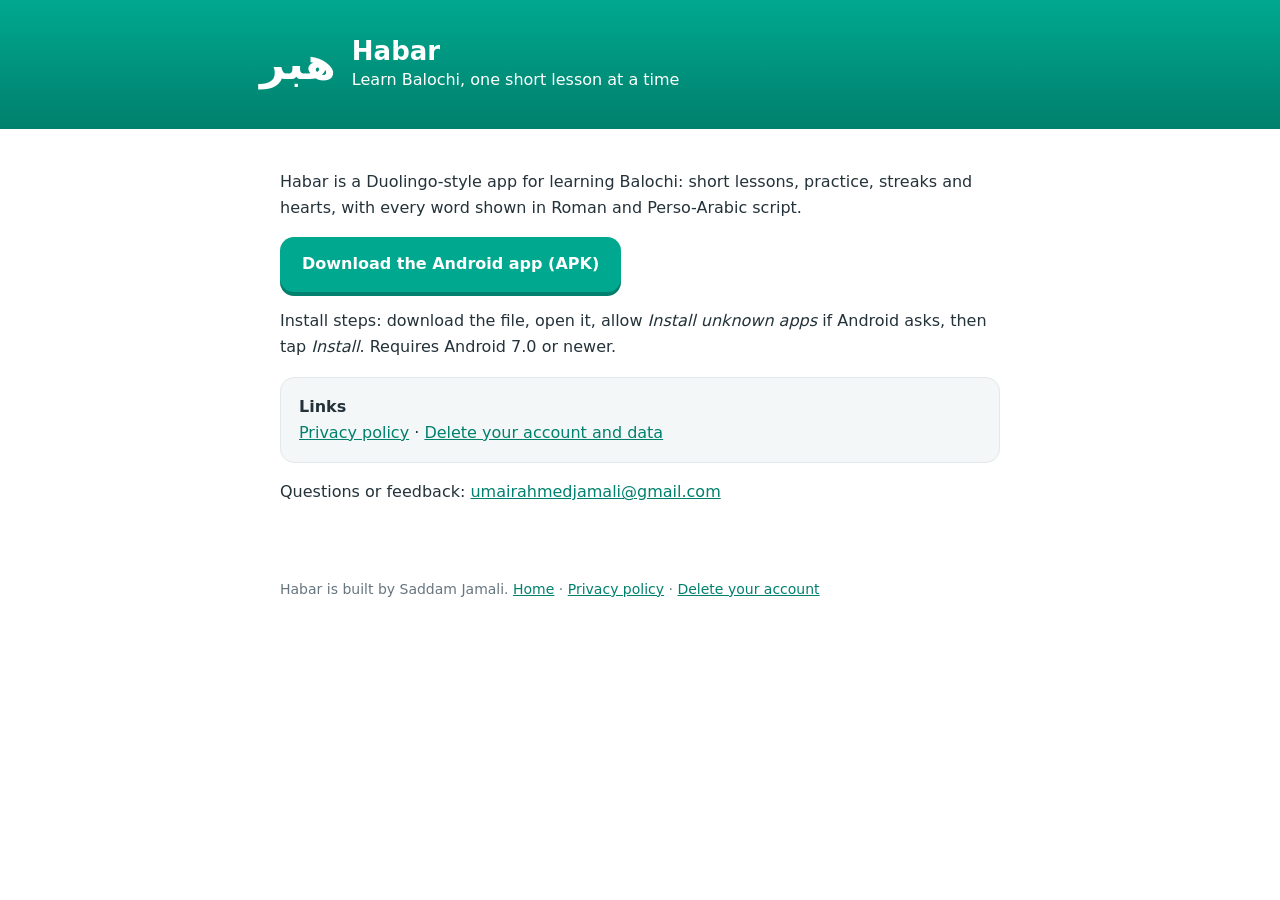
<file: index.html>
<!doctype html><html lang="en"><head><meta charset="utf-8"><meta name="viewport" content="width=device-width,initial-scale=1">
<title>Habar – Learn Balochi</title><link rel="stylesheet" href="style.css"></head><body>
<header><div class="wrap"><div class="ar" lang="bal" dir="rtl">هبر</div><div><h1>Habar</h1><div>Learn Balochi, one short lesson at a time</div></div></div></header><main class="wrap">
<p>Habar is a Duolingo-style app for learning Balochi: short lessons, practice, streaks and hearts, with every word shown in Roman and Perso-Arabic script.</p>
<p><a class="btn" href="habar-0.1.1.apk">Download the Android app (APK)</a></p>
<p>Install steps: download the file, open it, allow <em>Install unknown apps</em> if Android asks, then tap <em>Install</em>. Requires Android 7.0 or newer.</p>
<div class="card"><strong>Links</strong><br><a href="privacy.html">Privacy policy</a> · <a href="delete-account.html">Delete your account and data</a></div>
<p>Questions or feedback: <a href="mailto:umairahmedjamali@gmail.com">umairahmedjamali@gmail.com</a></p>
</main><footer class="wrap">Habar is built by Saddam Jamali. <a href="index.html">Home</a> · <a href="privacy.html">Privacy policy</a> · <a href="delete-account.html">Delete your account</a></footer></body></html>
</file>
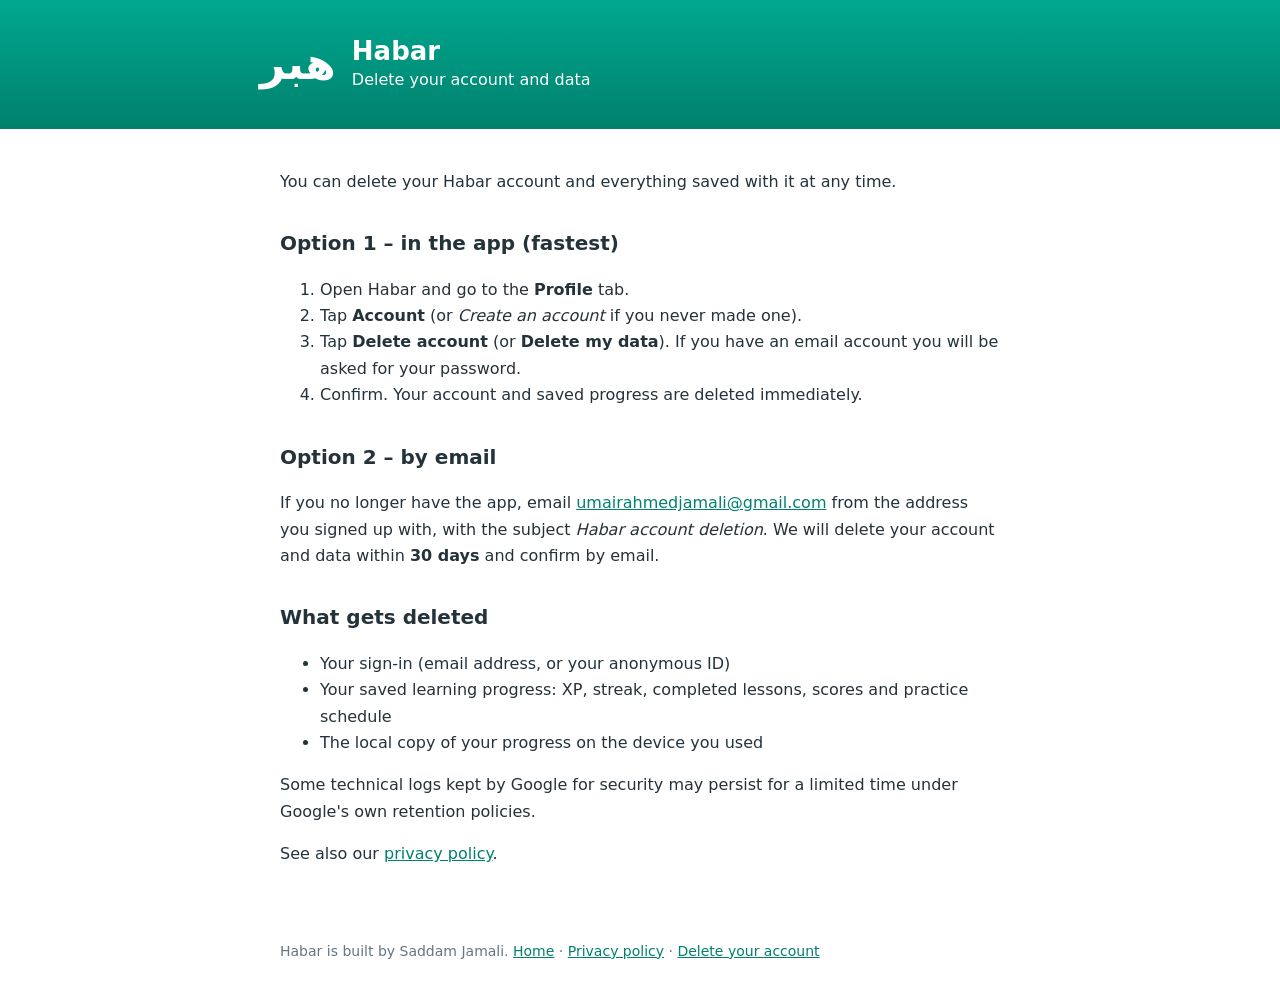
<file: delete-account.html>
<!doctype html><html lang="en"><head><meta charset="utf-8"><meta name="viewport" content="width=device-width,initial-scale=1">
<title>Habar – Delete your account</title><link rel="stylesheet" href="style.css"></head><body>
<header><div class="wrap"><div class="ar" lang="bal" dir="rtl">هبر</div><div><h1>Habar</h1><div>Delete your account and data</div></div></div></header><main class="wrap">
<p>You can delete your Habar account and everything saved with it at any time.</p>

<h2>Option 1 – in the app (fastest)</h2>
<ol>
<li>Open Habar and go to the <strong>Profile</strong> tab.</li>
<li>Tap <strong>Account</strong> (or <em>Create an account</em> if you never made one).</li>
<li>Tap <strong>Delete account</strong> (or <strong>Delete my data</strong>). If you have an email account you will be asked for your password.</li>
<li>Confirm. Your account and saved progress are deleted immediately.</li>
</ol>

<h2>Option 2 – by email</h2>
<p>If you no longer have the app, email <a href="mailto:umairahmedjamali@gmail.com?subject=Habar%20account%20deletion">umairahmedjamali@gmail.com</a> from the address you signed up with, with the subject <em>Habar account deletion</em>. We will delete your account and data within <strong>30 days</strong> and confirm by email.</p>

<h2>What gets deleted</h2>
<ul>
<li>Your sign-in (email address, or your anonymous ID)</li>
<li>Your saved learning progress: XP, streak, completed lessons, scores and practice schedule</li>
<li>The local copy of your progress on the device you used</li>
</ul>
<p>Some technical logs kept by Google for security may persist for a limited time under Google's own retention policies.</p>
<p>See also our <a href="privacy.html">privacy policy</a>.</p>
</main><footer class="wrap">Habar is built by Saddam Jamali. <a href="index.html">Home</a> · <a href="privacy.html">Privacy policy</a> · <a href="delete-account.html">Delete your account</a></footer></body></html>
</file>
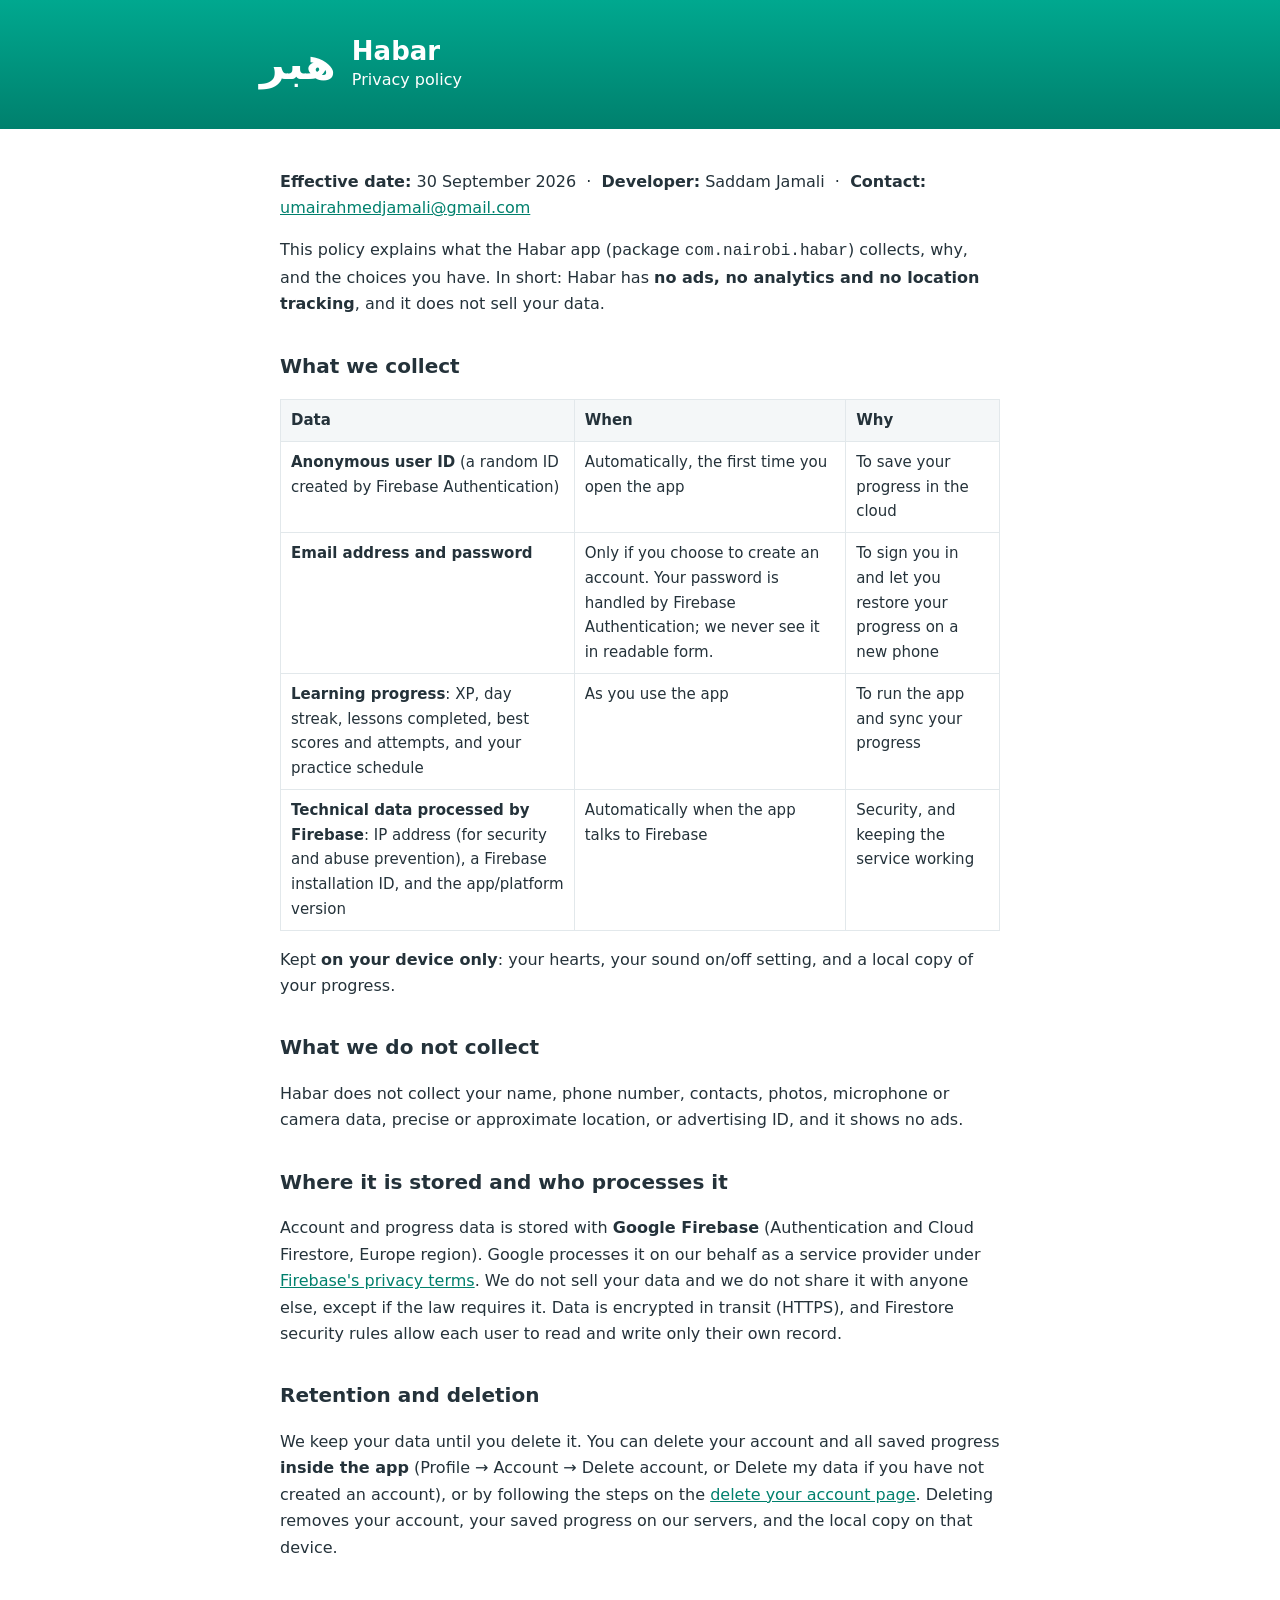
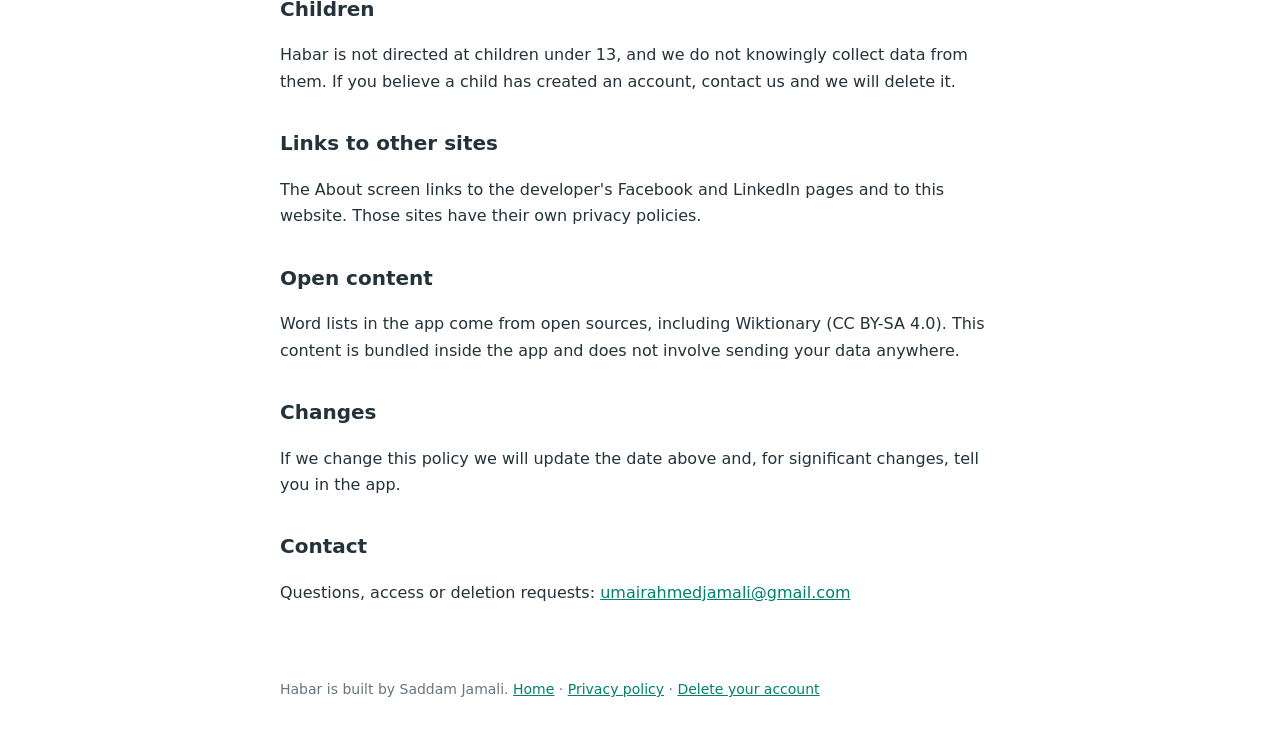
<file: privacy.html>
<!doctype html><html lang="en"><head><meta charset="utf-8"><meta name="viewport" content="width=device-width,initial-scale=1">
<title>Habar – Privacy policy</title><link rel="stylesheet" href="style.css"></head><body>
<header><div class="wrap"><div class="ar" lang="bal" dir="rtl">هبر</div><div><h1>Habar</h1><div>Privacy policy</div></div></div></header><main class="wrap">
<p><strong>Effective date:</strong> 30 September 2026 &nbsp;·&nbsp; <strong>Developer:</strong> Saddam Jamali &nbsp;·&nbsp; <strong>Contact:</strong> <a href="mailto:umairahmedjamali@gmail.com">umairahmedjamali@gmail.com</a></p>
<p>This policy explains what the Habar app (package <code>com.nairobi.habar</code>) collects, why, and the choices you have. In short: Habar has <strong>no ads, no analytics and no location tracking</strong>, and it does not sell your data.</p>

<h2>What we collect</h2>
<table>
<tr><th>Data</th><th>When</th><th>Why</th></tr>
<tr><td><strong>Anonymous user ID</strong> (a random ID created by Firebase Authentication)</td><td>Automatically, the first time you open the app</td><td>To save your progress in the cloud</td></tr>
<tr><td><strong>Email address and password</strong></td><td>Only if you choose to create an account. Your password is handled by Firebase Authentication; we never see it in readable form.</td><td>To sign you in and let you restore your progress on a new phone</td></tr>
<tr><td><strong>Learning progress</strong>: XP, day streak, lessons completed, best scores and attempts, and your practice schedule</td><td>As you use the app</td><td>To run the app and sync your progress</td></tr>
<tr><td><strong>Technical data processed by Firebase</strong>: IP address (for security and abuse prevention), a Firebase installation ID, and the app/platform version</td><td>Automatically when the app talks to Firebase</td><td>Security, and keeping the service working</td></tr>
</table>
<p>Kept <strong>on your device only</strong>: your hearts, your sound on/off setting, and a local copy of your progress.</p>

<h2>What we do not collect</h2>
<p>Habar does not collect your name, phone number, contacts, photos, microphone or camera data, precise or approximate location, or advertising ID, and it shows no ads.</p>

<h2>Where it is stored and who processes it</h2>
<p>Account and progress data is stored with <strong>Google Firebase</strong> (Authentication and Cloud Firestore, Europe region). Google processes it on our behalf as a service provider under <a href="https://firebase.google.com/support/privacy">Firebase's privacy terms</a>. We do not sell your data and we do not share it with anyone else, except if the law requires it. Data is encrypted in transit (HTTPS), and Firestore security rules allow each user to read and write only their own record.</p>

<h2>Retention and deletion</h2>
<p>We keep your data until you delete it. You can delete your account and all saved progress <strong>inside the app</strong> (Profile → Account → Delete account, or Delete my data if you have not created an account), or by following the steps on the <a href="delete-account.html">delete your account page</a>. Deleting removes your account, your saved progress on our servers, and the local copy on that device.</p>

<h2>Children</h2>
<p>Habar is not directed at children under 13, and we do not knowingly collect data from them. If you believe a child has created an account, contact us and we will delete it.</p>

<h2>Links to other sites</h2>
<p>The About screen links to the developer's Facebook and LinkedIn pages and to this website. Those sites have their own privacy policies.</p>

<h2>Open content</h2>
<p>Word lists in the app come from open sources, including Wiktionary (CC BY-SA 4.0). This content is bundled inside the app and does not involve sending your data anywhere.</p>

<h2>Changes</h2>
<p>If we change this policy we will update the date above and, for significant changes, tell you in the app.</p>

<h2>Contact</h2>
<p>Questions, access or deletion requests: <a href="mailto:umairahmedjamali@gmail.com">umairahmedjamali@gmail.com</a></p>
</main><footer class="wrap">Habar is built by Saddam Jamali. <a href="index.html">Home</a> · <a href="privacy.html">Privacy policy</a> · <a href="delete-account.html">Delete your account</a></footer></body></html>
</file>
<file: style.css>
:root{--teal:#00a88f;--teal-d:#00806d;--ink:#24323a;--soft:#66757f;--line:#e2e8eb;--bg:#f4f7f8}
*{box-sizing:border-box}
body{margin:0;font:16px/1.65 system-ui,-apple-system,"Segoe UI",Roboto,sans-serif;color:var(--ink);background:#fff}
header{background:linear-gradient(180deg,var(--teal),var(--teal-d));color:#fff;padding:28px 20px}
header .wrap{display:flex;align-items:center;gap:16px}
header h1{margin:0;font-size:26px;line-height:1.2}
header .ar{font-size:44px;font-weight:700}
.wrap{max-width:760px;margin:0 auto}
main{padding:24px 20px 56px}
h2{margin-top:32px;font-size:20px}
a{color:var(--teal-d)}
.card{background:var(--bg);border:1px solid var(--line);border-radius:14px;padding:16px 18px;margin:16px 0}
.btn{display:inline-block;background:var(--teal);color:#fff;text-decoration:none;font-weight:700;padding:14px 22px;border-radius:14px;box-shadow:0 4px 0 var(--teal-d)}
table{border-collapse:collapse;width:100%;font-size:15px}
td,th{border:1px solid var(--line);padding:8px 10px;text-align:left;vertical-align:top}
th{background:var(--bg)}
footer{color:var(--soft);font-size:14px;padding:0 20px 40px}
</file>
